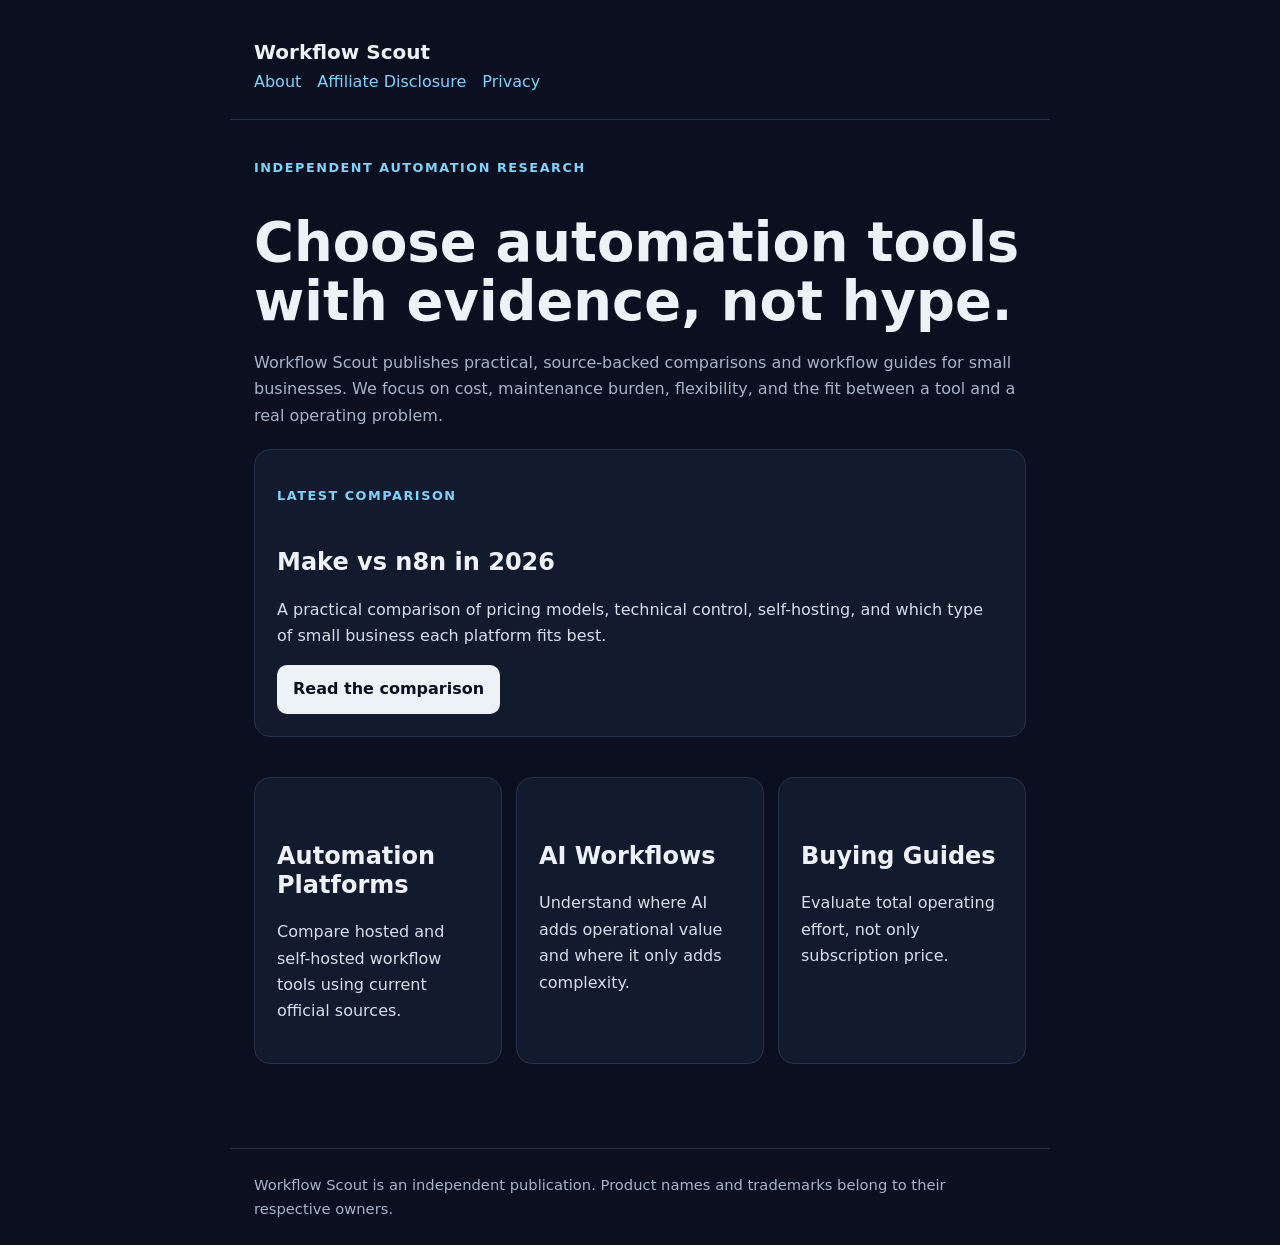
<file: index.html>
<!doctype html><html lang="en"><head><meta charset="utf-8"><meta name="viewport" content="width=device-width,initial-scale=1"><title>Workflow Scout ? Practical AI Automation for Small Businesses</title><meta name="description" content="Source-backed comparisons, workflow guides, and buying decisions for small-business AI automation."><link rel="canonical" href="https://storylineworks.github.io/workflow-scout/"><link rel="stylesheet" href="https://storylineworks.github.io/workflow-scout/styles.css"><script type="application/ld+json">{"@context":"https://schema.org","@type":"WebSite","name":"Workflow Scout","url":"https://storylineworks.github.io/workflow-scout/","description":"Practical AI automation comparisons and workflows for small businesses."}</script></head><body><header><a class="brand" href="https://storylineworks.github.io/workflow-scout/">Workflow Scout</a><nav><a href="https://storylineworks.github.io/workflow-scout/about/">About</a><a href="https://storylineworks.github.io/workflow-scout/affiliate-disclosure/">Affiliate Disclosure</a><a href="https://storylineworks.github.io/workflow-scout/privacy-policy/">Privacy</a></nav></header><main><p class="eyebrow">Independent automation research</p><h1>Choose automation tools with evidence, not hype.</h1><p class="muted">Workflow Scout publishes practical, source-backed comparisons and workflow guides for small businesses. We focus on cost, maintenance burden, flexibility, and the fit between a tool and a real operating problem.</p><div class="card"><p class="eyebrow">Latest comparison</p><h2>Make vs n8n in 2026</h2><p>A practical comparison of pricing models, technical control, self-hosting, and which type of small business each platform fits best.</p><a class="button" href="https://storylineworks.github.io/workflow-scout/make-vs-n8n-small-business-2026/">Read the comparison</a></div><div class="grid"><div class="card"><h2>Automation Platforms</h2><p>Compare hosted and self-hosted workflow tools using current official sources.</p></div><div class="card"><h2>AI Workflows</h2><p>Understand where AI adds operational value and where it only adds complexity.</p></div><div class="card"><h2>Buying Guides</h2><p>Evaluate total operating effort, not only subscription price.</p></div></div></main><footer>Workflow Scout is an independent publication. Product names and trademarks belong to their respective owners.</footer></body></html>
</file>
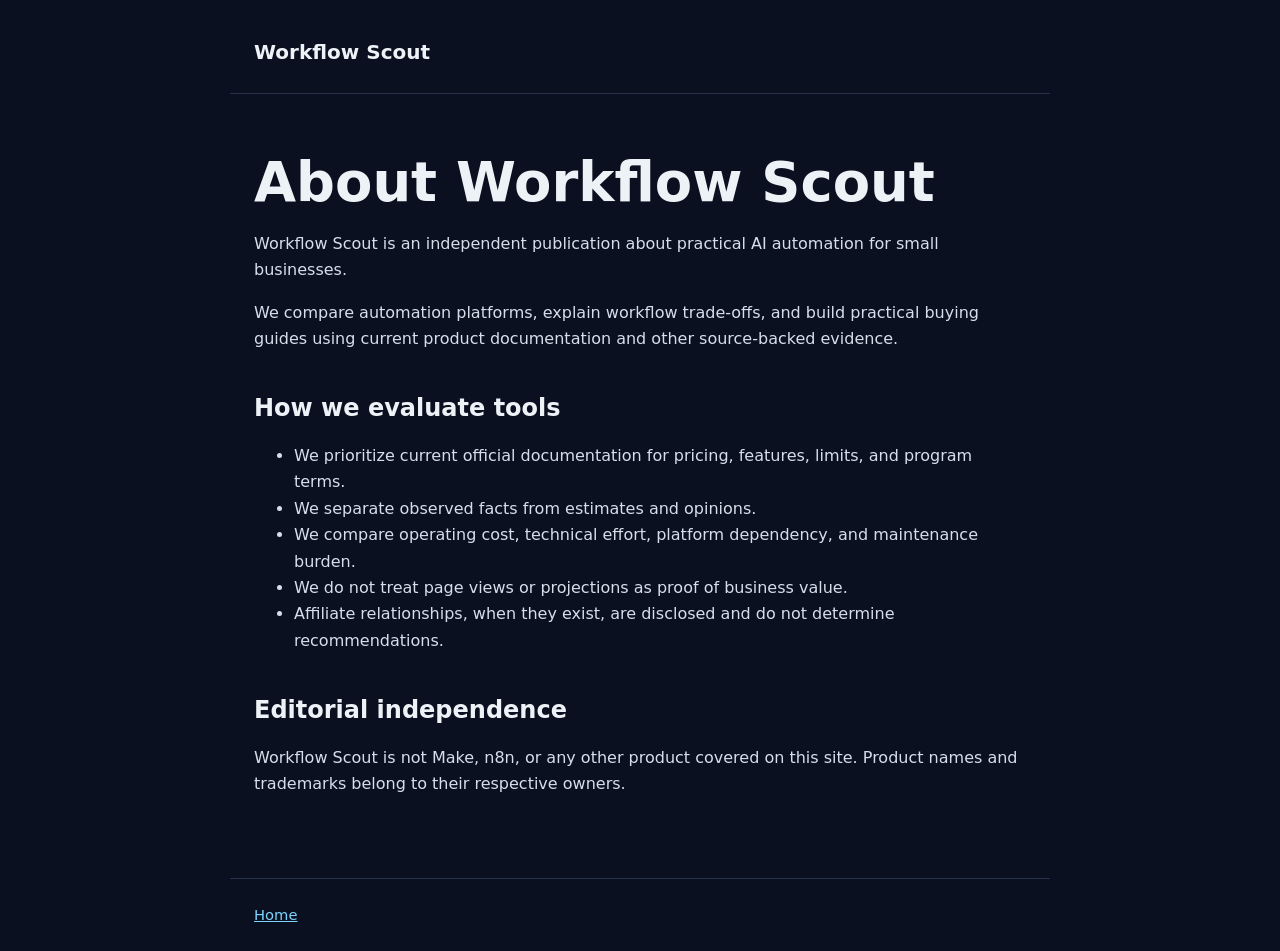
<file: about/index.html>
<!doctype html><html lang="en"><head><meta charset="utf-8"><meta name="viewport" content="width=device-width,initial-scale=1"><title>About Workflow Scout</title><meta name="description" content="About Workflow Scout and how we evaluate automation tools."><link rel="canonical" href="https://storylineworks.github.io/workflow-scout/about/"><link rel="stylesheet" href="https://storylineworks.github.io/workflow-scout/styles.css"></head><body><header><a class="brand" href="https://storylineworks.github.io/workflow-scout/">Workflow Scout</a></header><main><h1>About Workflow Scout</h1><p>Workflow Scout is an independent publication about practical AI automation for small businesses.</p><p>We compare automation platforms, explain workflow trade-offs, and build practical buying guides using current product documentation and other source-backed evidence.</p><h2>How we evaluate tools</h2><ul><li>We prioritize current official documentation for pricing, features, limits, and program terms.</li><li>We separate observed facts from estimates and opinions.</li><li>We compare operating cost, technical effort, platform dependency, and maintenance burden.</li><li>We do not treat page views or projections as proof of business value.</li><li>Affiliate relationships, when they exist, are disclosed and do not determine recommendations.</li></ul><h2>Editorial independence</h2><p>Workflow Scout is not Make, n8n, or any other product covered on this site. Product names and trademarks belong to their respective owners.</p></main><footer><a href="https://storylineworks.github.io/workflow-scout/">Home</a></footer></body></html>
</file>
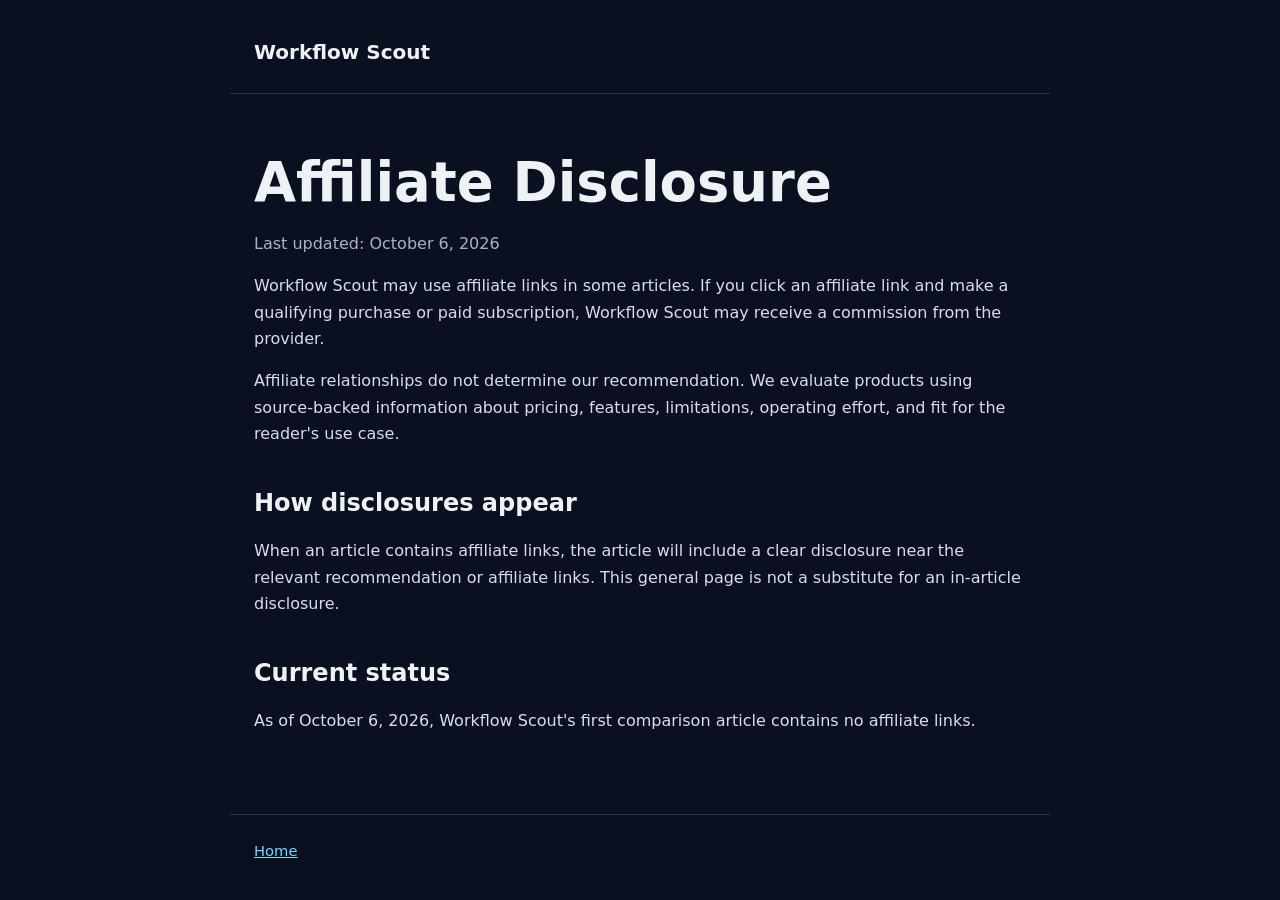
<file: affiliate-disclosure/index.html>
<!doctype html><html lang="en"><head><meta charset="utf-8"><meta name="viewport" content="width=device-width,initial-scale=1"><title>Affiliate Disclosure ? Workflow Scout</title><meta name="description" content="Workflow Scout affiliate disclosure and editorial independence policy."><link rel="canonical" href="https://storylineworks.github.io/workflow-scout/affiliate-disclosure/"><link rel="stylesheet" href="https://storylineworks.github.io/workflow-scout/styles.css"></head><body><header><a class="brand" href="https://storylineworks.github.io/workflow-scout/">Workflow Scout</a></header><main><h1>Affiliate Disclosure</h1><p class="muted">Last updated: October 6, 2026</p><p>Workflow Scout may use affiliate links in some articles. If you click an affiliate link and make a qualifying purchase or paid subscription, Workflow Scout may receive a commission from the provider.</p><p>Affiliate relationships do not determine our recommendation. We evaluate products using source-backed information about pricing, features, limitations, operating effort, and fit for the reader's use case.</p><h2>How disclosures appear</h2><p>When an article contains affiliate links, the article will include a clear disclosure near the relevant recommendation or affiliate links. This general page is not a substitute for an in-article disclosure.</p><h2>Current status</h2><p>As of October 6, 2026, Workflow Scout's first comparison article contains no affiliate links.</p></main><footer><a href="https://storylineworks.github.io/workflow-scout/">Home</a></footer></body></html>
</file>
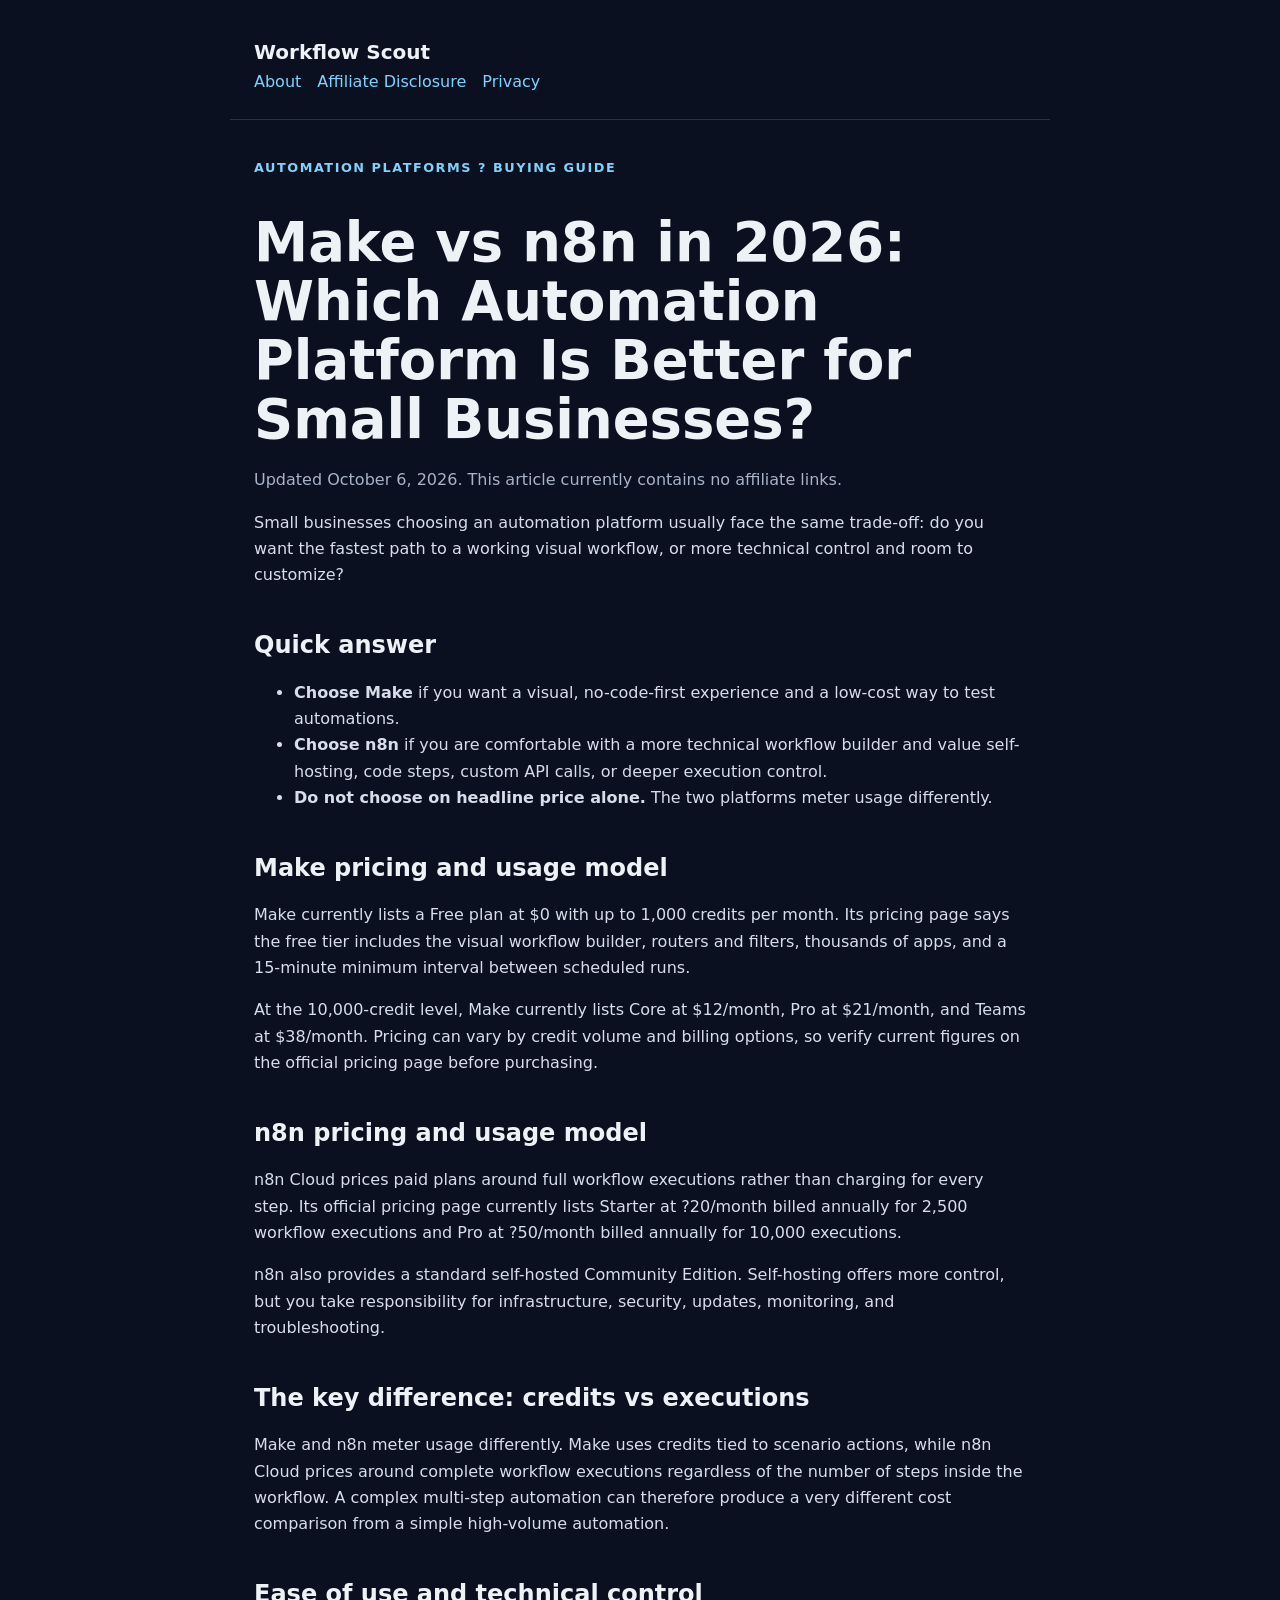
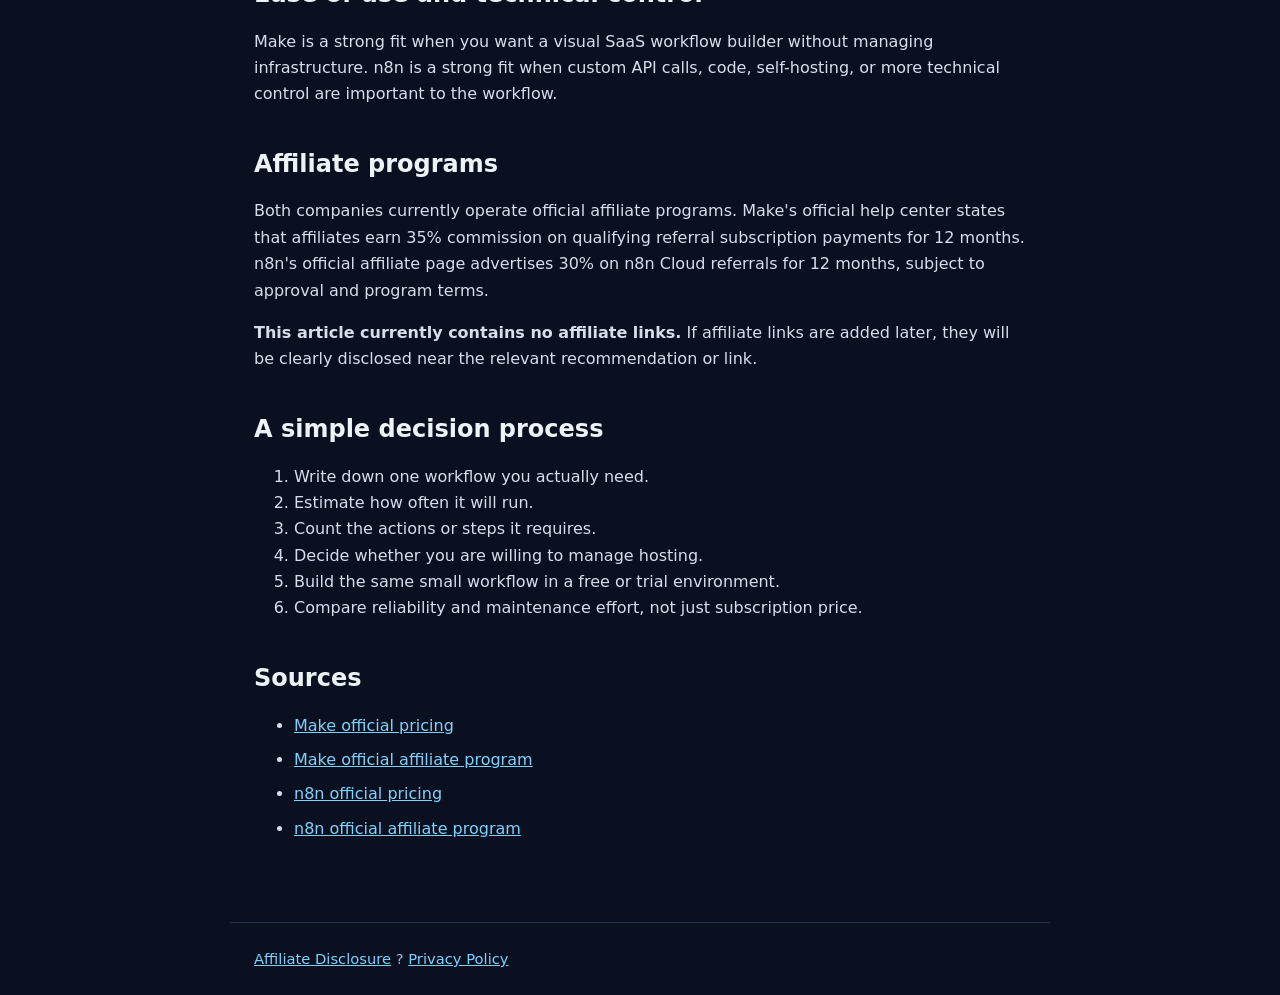
<file: make-vs-n8n-small-business-2026/index.html>
<!doctype html><html lang="en"><head><meta charset="utf-8"><meta name="viewport" content="width=device-width,initial-scale=1"><title>Make vs n8n in 2026: Which Is Better for Small Businesses? ? Workflow Scout</title><meta name="description" content="Compare Make and n8n for small businesses in 2026: pricing, credits vs executions, self-hosting, technical flexibility, and affiliate programs."><link rel="canonical" href="https://storylineworks.github.io/workflow-scout/make-vs-n8n-small-business-2026/"><link rel="stylesheet" href="https://storylineworks.github.io/workflow-scout/styles.css"><script type="application/ld+json">{"@context":"https://schema.org","@type":"Article","headline":"Make vs n8n in 2026: Which Automation Platform Is Better for Small Businesses?","datePublished":"2026-10-06","dateModified":"2026-10-06","author":{"@type":"Organization","name":"Workflow Scout"},"publisher":{"@type":"Organization","name":"Workflow Scout"},"mainEntityOfPage":"https://storylineworks.github.io/workflow-scout/make-vs-n8n-small-business-2026/"}</script></head><body><header><a class="brand" href="https://storylineworks.github.io/workflow-scout/">Workflow Scout</a><nav><a href="https://storylineworks.github.io/workflow-scout/about/">About</a><a href="https://storylineworks.github.io/workflow-scout/affiliate-disclosure/">Affiliate Disclosure</a><a href="https://storylineworks.github.io/workflow-scout/privacy-policy/">Privacy</a></nav></header><main><p class="eyebrow">Automation Platforms ? Buying Guide</p><h1>Make vs n8n in 2026: Which Automation Platform Is Better for Small Businesses?</h1><p class="muted">Updated October 6, 2026. This article currently contains no affiliate links.</p><p>Small businesses choosing an automation platform usually face the same trade-off: do you want the fastest path to a working visual workflow, or more technical control and room to customize?</p><h2>Quick answer</h2><ul><li><strong>Choose Make</strong> if you want a visual, no-code-first experience and a low-cost way to test automations.</li><li><strong>Choose n8n</strong> if you are comfortable with a more technical workflow builder and value self-hosting, code steps, custom API calls, or deeper execution control.</li><li><strong>Do not choose on headline price alone.</strong> The two platforms meter usage differently.</li></ul><h2>Make pricing and usage model</h2><p>Make currently lists a Free plan at $0 with up to 1,000 credits per month. Its pricing page says the free tier includes the visual workflow builder, routers and filters, thousands of apps, and a 15-minute minimum interval between scheduled runs.</p><p>At the 10,000-credit level, Make currently lists Core at $12/month, Pro at $21/month, and Teams at $38/month. Pricing can vary by credit volume and billing options, so verify current figures on the official pricing page before purchasing.</p><h2>n8n pricing and usage model</h2><p>n8n Cloud prices paid plans around full workflow executions rather than charging for every step. Its official pricing page currently lists Starter at ?20/month billed annually for 2,500 workflow executions and Pro at ?50/month billed annually for 10,000 executions.</p><p>n8n also provides a standard self-hosted Community Edition. Self-hosting offers more control, but you take responsibility for infrastructure, security, updates, monitoring, and troubleshooting.</p><h2>The key difference: credits vs executions</h2><p>Make and n8n meter usage differently. Make uses credits tied to scenario actions, while n8n Cloud prices around complete workflow executions regardless of the number of steps inside the workflow. A complex multi-step automation can therefore produce a very different cost comparison from a simple high-volume automation.</p><h2>Ease of use and technical control</h2><p>Make is a strong fit when you want a visual SaaS workflow builder without managing infrastructure. n8n is a strong fit when custom API calls, code, self-hosting, or more technical control are important to the workflow.</p><h2>Affiliate programs</h2><p>Both companies currently operate official affiliate programs. Make's official help center states that affiliates earn 35% commission on qualifying referral subscription payments for 12 months. n8n's official affiliate page advertises 30% on n8n Cloud referrals for 12 months, subject to approval and program terms.</p><p><strong>This article currently contains no affiliate links.</strong> If affiliate links are added later, they will be clearly disclosed near the relevant recommendation or link.</p><h2>A simple decision process</h2><ol><li>Write down one workflow you actually need.</li><li>Estimate how often it will run.</li><li>Count the actions or steps it requires.</li><li>Decide whether you are willing to manage hosting.</li><li>Build the same small workflow in a free or trial environment.</li><li>Compare reliability and maintenance effort, not just subscription price.</li></ol><h2>Sources</h2><ul class="source-list"><li><a href="https://www.make.com/en/pricing">Make official pricing</a></li><li><a href="https://help.make.com/affiliate-program">Make official affiliate program</a></li><li><a href="https://n8n.io/pricing/">n8n official pricing</a></li><li><a href="https://n8n.io/affiliates/">n8n official affiliate program</a></li></ul></main><footer><a href="https://storylineworks.github.io/workflow-scout/affiliate-disclosure/">Affiliate Disclosure</a> ? <a href="https://storylineworks.github.io/workflow-scout/privacy-policy/">Privacy Policy</a></footer></body></html>
</file>
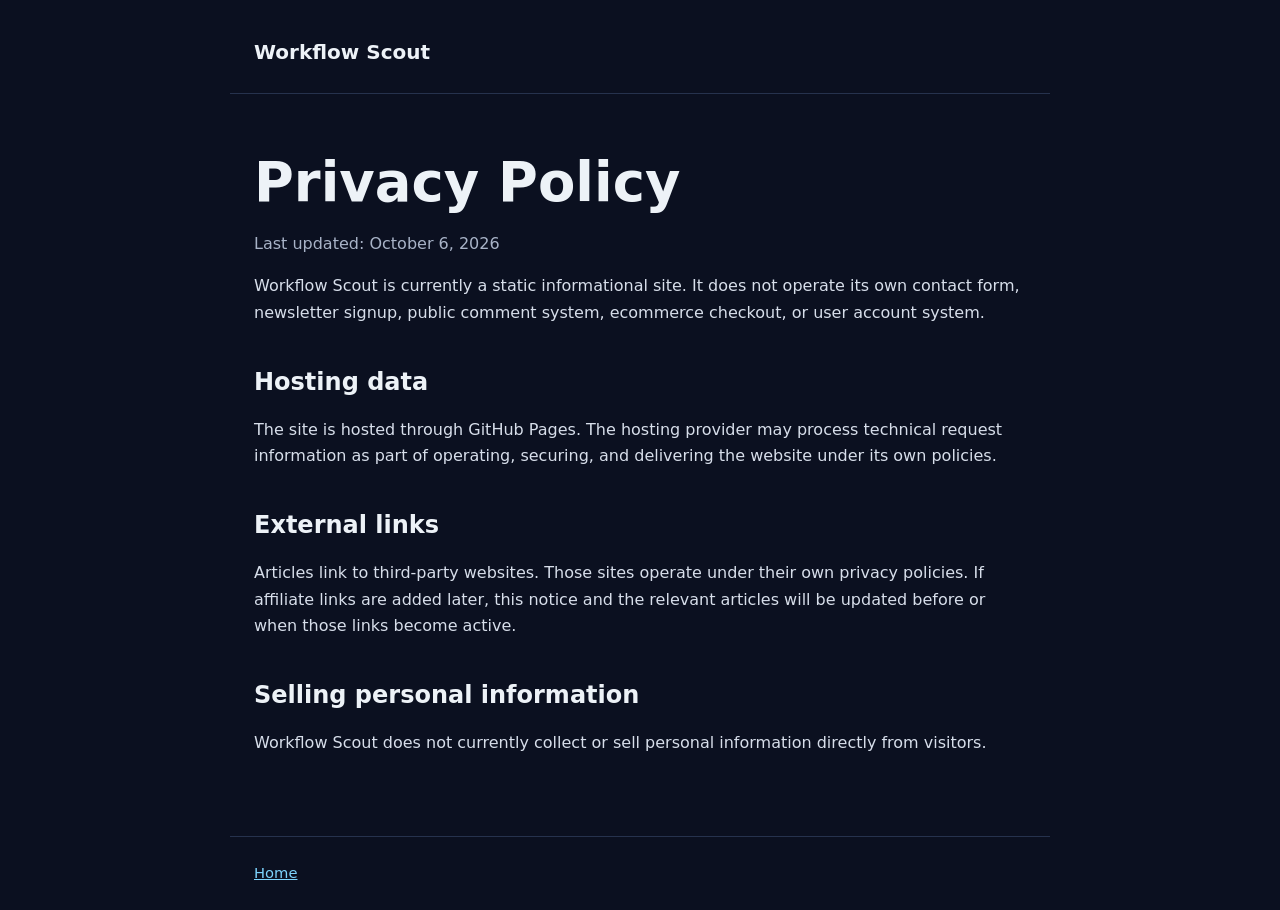
<file: privacy-policy/index.html>
<!doctype html><html lang="en"><head><meta charset="utf-8"><meta name="viewport" content="width=device-width,initial-scale=1"><title>Privacy Policy ? Workflow Scout</title><meta name="description" content="Current privacy practices for Workflow Scout."><link rel="canonical" href="https://storylineworks.github.io/workflow-scout/privacy-policy/"><link rel="stylesheet" href="https://storylineworks.github.io/workflow-scout/styles.css"></head><body><header><a class="brand" href="https://storylineworks.github.io/workflow-scout/">Workflow Scout</a></header><main><h1>Privacy Policy</h1><p class="muted">Last updated: October 6, 2026</p><p>Workflow Scout is currently a static informational site. It does not operate its own contact form, newsletter signup, public comment system, ecommerce checkout, or user account system.</p><h2>Hosting data</h2><p>The site is hosted through GitHub Pages. The hosting provider may process technical request information as part of operating, securing, and delivering the website under its own policies.</p><h2>External links</h2><p>Articles link to third-party websites. Those sites operate under their own privacy policies. If affiliate links are added later, this notice and the relevant articles will be updated before or when those links become active.</p><h2>Selling personal information</h2><p>Workflow Scout does not currently collect or sell personal information directly from visitors.</p></main><footer><a href="https://storylineworks.github.io/workflow-scout/">Home</a></footer></body></html>
</file>
